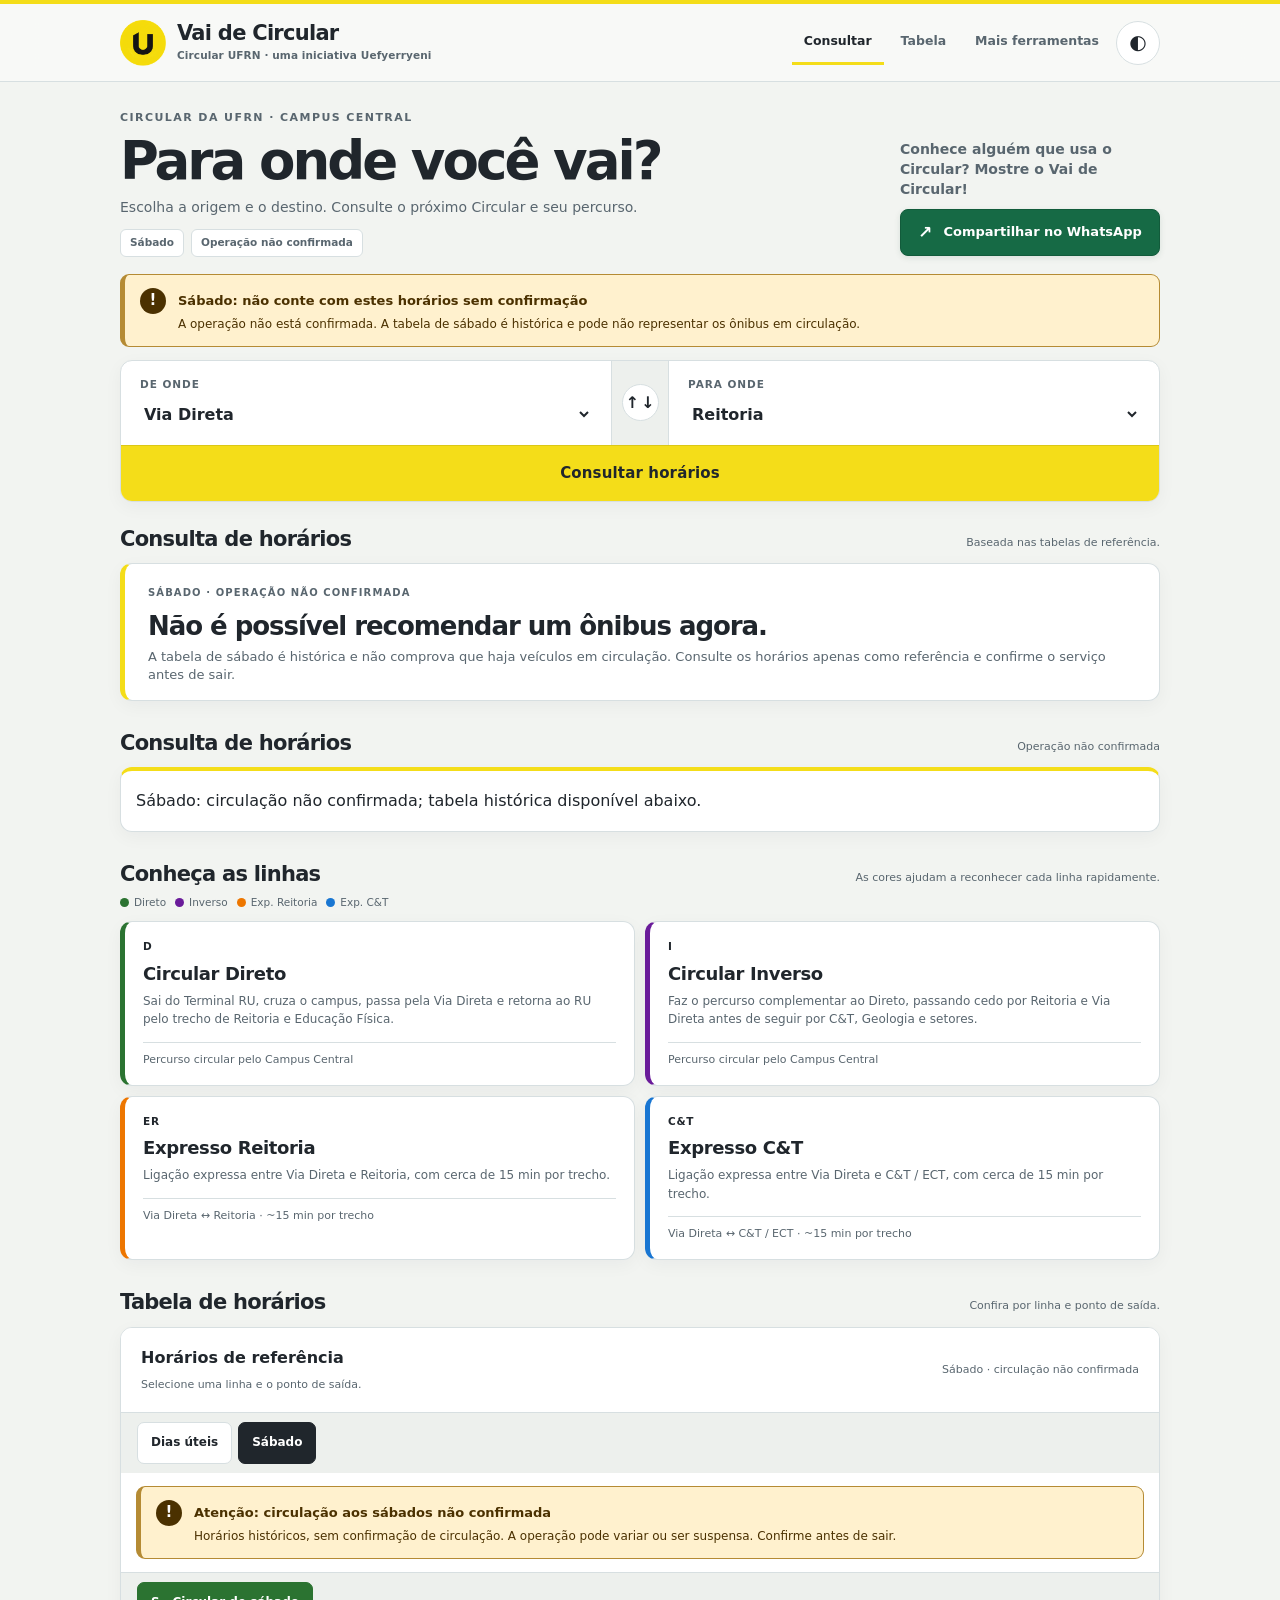
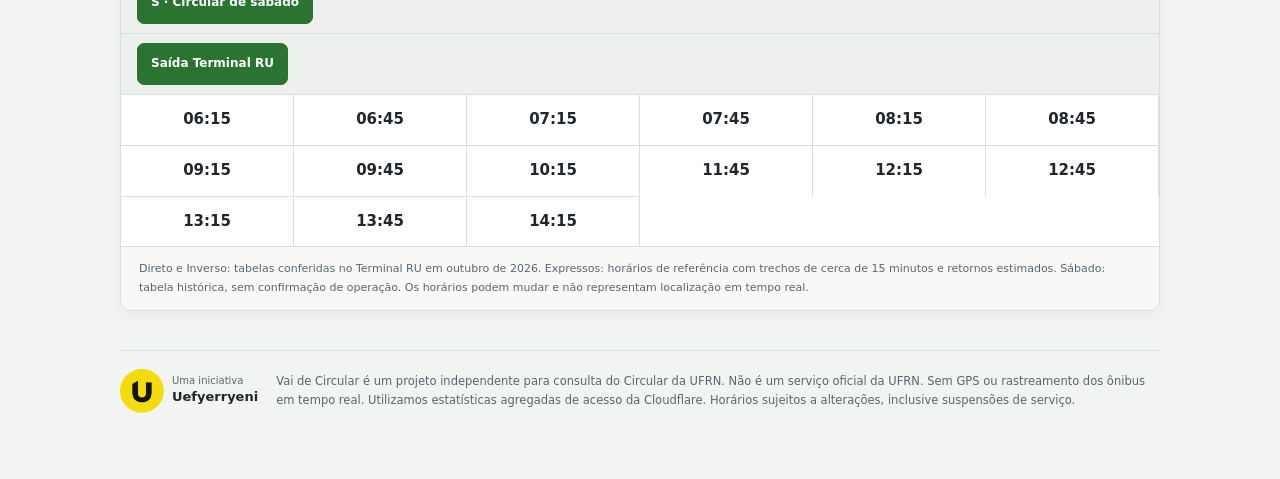
<file: index.html>
<!doctype html><html lang="pt-BR"><head><meta charset="utf-8"><meta name="viewport" content="width=device-width,initial-scale=1,viewport-fit=cover"><meta name="theme-color" content="#f4dd19"><meta name="description" content="Horários, rotas e estimativas do Circular da UFRN para consulta rápida no navegador."><title>Vai de Circular — Horários e rotas do Circular UFRN</title><meta property="og:type" content="website"><meta property="og:locale" content="pt_BR"><meta property="og:title" content="Vai de Circular — Horários e rotas do Circular UFRN"><meta property="og:description" content="Consulte linhas, horários de referência e trajetos estimados do Circular da UFRN. Projeto independente, gratuito e sem rastreamento em tempo real."><meta property="og:url" content="https://uefyerryeni.github.io/vai-de-circular/"><meta name="twitter:card" content="summary"><link rel="canonical" href="https://uefyerryeni.github.io/vai-de-circular/"><link rel="stylesheet" href="swiss.css?v=4"></head><body>
<header class="topbar"><div class="wrap"><a class="brand" href="#" aria-label="Vai de Circular — início"><img class="uefy-logo" src="assets/uefyerryeni-u.png?v=17" alt=""><span class="brandtext"><strong>Vai de Circular</strong><span>Circular UFRN · uma iniciativa Uefyerryeni</span></span></a><nav class="nav"><a href="#consulta" aria-current="page">Consultar</a><a href="#horarios">Tabela</a><a href="extras.html">Mais ferramentas</a><button class="theme-toggle" id="themeToggle" type="button" aria-label="Alternar tema">◐</button></nav></div></header>
<main>
<section class="hero" id="consulta"><div class="wrap"><div class="hero-head"><div class="hero-copy"><div class="eyebrow">Circular da UFRN · Campus Central</div><h1>Para onde você vai?</h1><p>Escolha a origem e o destino. Consulte o próximo Circular e seu percurso.</p><div class="status-strip"><span id="serviceBadge">Dias úteis</span><span id="serviceMeta">Direto e Inverso conferidos · out/2026</span></div></div><div class="hero-share-group"><p class="hero-share-invite">Conhece alguém que usa o Circular? Mostre o Vai de Circular!</p><a class="hero-share" href="https://wa.me/?text=Conhe%C3%A7a%20o%20Vai%20de%20Circular!%20Consulte%20hor%C3%A1rios%20de%20refer%C3%AAncia%20e%20trajetos%20do%20Circular%20da%20UFRN%20sem%20instalar%20nada%3A%20https%3A%2F%2Fuefyerryeni.github.io%2Fvai-de-circular%2F" target="_blank" rel="noopener noreferrer" aria-label="Compartilhar o Vai de Circular no WhatsApp"><span class="hero-share-icon" aria-hidden="true">↗</span><span>Compartilhar no WhatsApp</span></a></div></div><div id="saturdayNotice" hidden><div class="service-alert" role="alert"><span class="alert-icon" aria-hidden="true">!</span><div><strong>Sábado: não conte com estes horários sem confirmação</strong><p>A operação não está confirmada. A tabela de sábado é histórica e pode não representar os ônibus em circulação.</p></div></div></div><div class="planner card"><div class="field"><label for="origin">De onde</label><select id="origin"></select></div><button class="swap" id="swapBtn" type="button" aria-label="Inverter origem e destino"><span class="swap-icon" aria-hidden="true"><span>↑</span><span>↓</span></span></button><div class="field"><label for="dest">Para onde</label><select id="dest"></select></div><button class="go" id="findBtn" type="button">Consultar horários</button></div></div></section>

<section class="section" id="resultado"><div class="wrap"><div class="section-head"><h2 id="bestHeading">Melhor opção estimada</h2><p>Baseada nas tabelas de referência.</p></div><div class="best-card card" id="bestCard" aria-live="polite"></div></div></section>
<section class="section route-section"><div class="wrap"><div class="section-head"><h2>Percurso</h2><p>Os horários das paradas são estimados e podem variar.</p></div><div class="route-card card" id="routeCard"></div></div></section>
<section class="section"><div class="wrap"><div class="section-head"><h2 id="departuresHeading">Próximos horários</h2><p id="departureContext">Passagens na parada de origem selecionada.</p></div><div class="departures" id="departures"></div></div></section>
<section class="section vdc-secondary-section" id="linhas"><div class="wrap"><div class="section-head"><div><h2>Conheça as linhas</h2><div class="line-key"><span style="--c:var(--d)"><i></i>Direto</span><span style="--c:var(--i)"><i></i>Inverso</span><span style="--c:var(--er)"><i></i>Exp. Reitoria</span><span style="--c:var(--ect)"><i></i>Exp. C&T</span></div></div><p>As cores ajudam a reconhecer cada linha rapidamente.</p></div><div class="lines" id="lineCards"></div></div></section>
<section class="section" id="horarios"><div class="wrap"><div class="section-head"><h2>Tabela de horários</h2><p>Confira por linha e ponto de saída.</p></div><div class="schedule card"><div class="schedule-intro"><div><h3>Horários de referência</h3><span>Selecione uma linha e o ponto de saída.</span></div><span id="scheduleStatus">Direto e Inverso conferidos · out/2026</span></div><div class="day-tabs" id="dayTabs"></div><div id="scheduleSaturdayNotice" hidden><div class="service-alert" role="alert"><span class="alert-icon" aria-hidden="true">!</span><div><strong>Atenção: circulação aos sábados não confirmada</strong><p>Horários históricos, sem confirmação de circulação. A operação pode variar ou ser suspensa. Confirme antes de sair.</p></div></div></div><div class="schedule-tabs" id="scheduleTabs"></div><div class="schedule-toolbar" id="terminalTabs"></div><div class="times-grid" id="timesGrid"></div><div class="schedule-foot">Direto e Inverso: tabelas conferidas no Terminal RU em outubro de 2026. Expressos: horários de referência com trechos de cerca de 15 minutos e retornos estimados. Sábado: tabela histórica, sem confirmação de operação. Os horários podem mudar e não representam localização em tempo real.</div></div></div></section>
<section class="about vdc-secondary-section" id="sobre"><div class="wrap"><div class="about-line"><a class="initiative-card" href="https://uefyerryeni.github.io/" target="_blank" rel="noopener"><img class="uefy-logo" src="assets/uefyerryeni-u.png?v=17" alt="Marca Uefyerryeni"><span><small>Uma iniciativa</small><strong>Uefyerryeni</strong></span></a><span class="about-copy">Vai de Circular é um projeto independente para consulta do Circular da UFRN. Não é um serviço oficial da UFRN. Sem GPS ou rastreamento dos ônibus em tempo real. Utilizamos estatísticas agregadas de acesso da Cloudflare. Horários sujeitos a alterações, inclusive suspensões de serviço.</span></div></div></section>
</main><button class="to-top" id="toTop" type="button" aria-label="Voltar ao início">↑</button><script src="app-data.js?v=23"></script><script src="vdc-core.js?v=2"></script><script src="app.js?v=33"></script><!-- Cloudflare Web Analytics --><script type='module' src='https://static.cloudflareinsights.com/beacon.min.js' data-cf-beacon='{"token": "b531a91ec423469a888a68a8ced8cb01"}'></script><!-- End Cloudflare Web Analytics -->
</body></html>
</file>
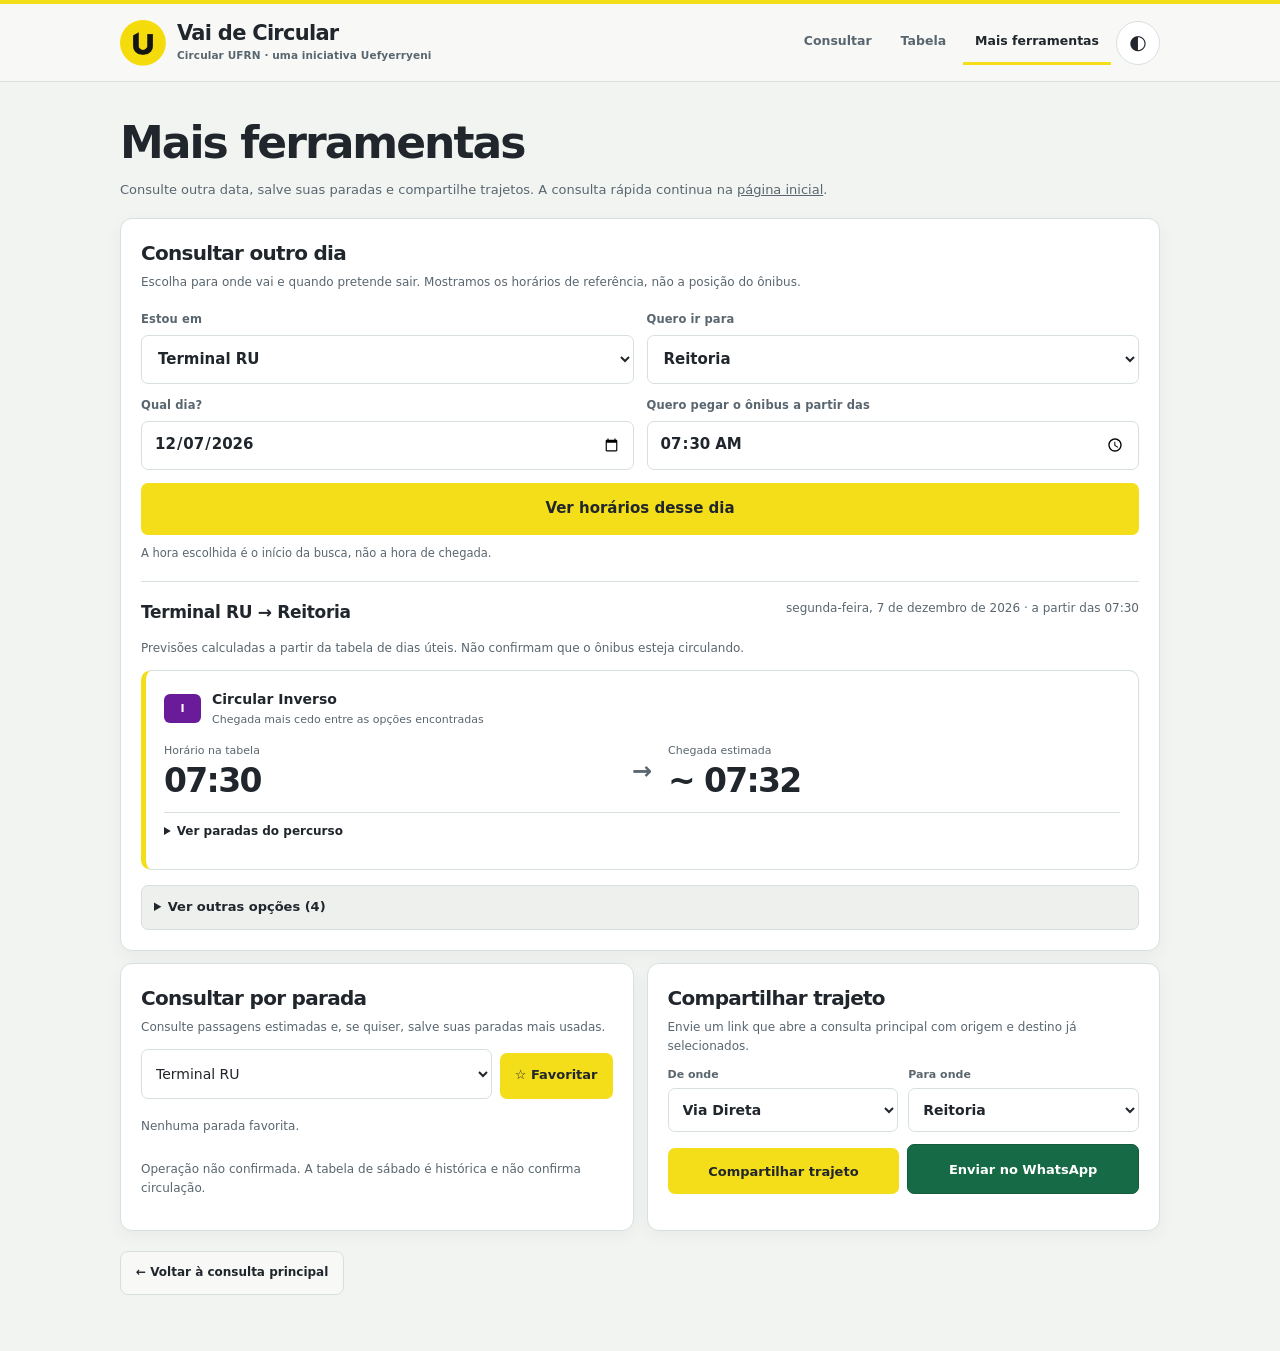
<file: extras.html>
<!doctype html>
<html lang="pt-BR"><head><meta charset="utf-8"><meta name="viewport" content="width=device-width,initial-scale=1,viewport-fit=cover"><meta name="theme-color" content="#f4dd19"><meta name="description" content="Ferramentas complementares do Vai de Circular: planejar outra data, salvar paradas, consultar estimativas e compartilhar trajetos."><title>Mais ferramentas — Vai de Circular</title><link rel="stylesheet" href="swiss.css?v=5">
</head><body>
<header class="topbar"><div class="wrap"><a class="brand" href="./" aria-label="Vai de Circular — início"><img class="uefy-logo" src="assets/uefyerryeni-u.png?v=17" alt=""><span class="brandtext"><strong>Vai de Circular</strong><span>Circular UFRN · uma iniciativa Uefyerryeni</span></span></a><nav class="nav"><a href="./">Consultar</a><a href="./#horarios">Tabela</a><a href="extras.html" aria-current="page">Mais ferramentas</a><button class="theme-toggle" id="themeToggle" type="button" aria-label="Alternar tema">◐</button></nav></div></header>
<main class="extras-page"><div class="wrap"><div class="intro"><h1>Mais ferramentas</h1><p>Consulte outra data, salve suas paradas e compartilhe trajetos. A consulta rápida continua na <a href="./">página inicial</a>.</p></div><div id="vdc-future" aria-label="Consulta de outra data"></div><div id="vdc-extras" aria-label="Ferramentas adicionais"></div><a class="secondary" href="./">← Voltar à consulta principal</a></div></main>
<button class="to-top" id="toTop" type="button" aria-label="Voltar ao início">↑</button>
<script src="app-data.js?v=23"></script><script src="vdc-core.js?v=2"></script><script>
(function(){
 const t=document.querySelector('#themeToggle'),top=document.querySelector('#toTop');
 let dark=false;try{dark=(localStorage.getItem('vai-de-circular-theme')||localStorage.getItem('vai-circular-theme'))==='dark'}catch{}
 const sync=()=>{document.body.classList.toggle('dark',dark);t.textContent=dark?'☀':'◐';t.setAttribute('aria-label',dark?'Ativar modo claro':'Ativar modo escuro');t.setAttribute('aria-pressed',String(dark))};
 t.onclick=()=>{dark=!dark;try{localStorage.setItem('vai-de-circular-theme',dark?'dark':'light')}catch{}sync()};
 sync();addEventListener('scroll',()=>top.classList.toggle('show',scrollY>420),{passive:true});
 top.onclick=()=>scrollTo({top:0,behavior:'smooth'});
})();
</script><script>window.VDC_FEATURES={favorites:true,stopDepartures:true,serviceStatus:false,sharing:true,futurePlanner:true};</script><script src="vdc-modules.js?v=3"></script><script src="vdc-future.js?v=4"></script>
<!-- Cloudflare Web Analytics --><script type='module' src='https://static.cloudflareinsights.com/beacon.min.js' data-cf-beacon='{"token": "b531a91ec423469a888a68a8ced8cb01"}'></script><!-- End Cloudflare Web Analytics -->
</body></html>
</file>
<file: swiss.css>
/* UEFY / Vai de Circular — Swiss Transit Design System v1.3
   Fonte única de estilos. Navegação translúcida; conteúdo sempre sólido e legível. */
:root{
 --yellow:#f4dd19;--text:#20262c;--muted:#59666f;--bg:#f2f4f1;--surface:#fff;--rule:#d7dfe1;
 --soft:#edf0ed;--raised:#f8f9f7;--shadow:0 5px 18px rgba(18,32,41,.045);
 --d:#2b7331;--i:#6a1b9a;--er:#ed7600;--ect:#1976d2;
 --radius:12px;--max:1040px;
 color-scheme:light;
}
body.dark{
 --text:#eff3f5;--muted:#b9c6cc;--bg:#12181b;--surface:#20272b;--rule:#43515a;
 --soft:#182126;--raised:#263037;--shadow:0 6px 24px rgba(0,0,0,.14);
 color-scheme:dark;
}
*{box-sizing:border-box}
html{scroll-behavior:smooth;scroll-padding-top:126px}
body{margin:0;color:var(--text);background:var(--bg);font-family:Inter,system-ui,-apple-system,"Segoe UI",Roboto,Arial,sans-serif;line-height:1.45;min-height:100vh}
button,select,input{font:inherit}
button{cursor:pointer}
button:disabled{cursor:not-allowed;opacity:.6}
a{color:inherit}
button:focus-visible,a:focus-visible,select:focus-visible,input:focus-visible{outline:3px solid #ccae00;outline-offset:3px}
body.dark button:focus-visible,body.dark a:focus-visible,body.dark select:focus-visible,body.dark input:focus-visible{outline-color:var(--yellow)}
.wrap{width:min(var(--max),calc(100% - 40px));margin:0 auto}
.card{background:var(--surface);border:1px solid var(--rule);border-radius:var(--radius);box-shadow:var(--shadow)}
.topbar{position:sticky;top:0;z-index:40;background:rgba(249,250,248,.91);-webkit-backdrop-filter:blur(16px);backdrop-filter:blur(16px);border-top:4px solid var(--yellow);border-bottom:1px solid var(--rule)}
body.dark .topbar{background:rgba(21,28,32,.94)}
.topbar .wrap{min-height:77px;display:flex;align-items:center;gap:20px}
.brand{display:flex;align-items:center;gap:11px;text-decoration:none;min-width:0}
.uefy-logo{width:46px;height:46px;object-fit:contain;flex:0 0 46px}
.brandtext{min-width:0}
.brandtext strong{display:block;font-size:21px;font-weight:850;letter-spacing:-.035em;line-height:1.1}
.brandtext span{display:block;color:var(--muted);font-weight:650;font-size:10.5px;letter-spacing:.01em;margin-top:3px}
.nav{margin-left:auto;display:flex;align-items:center;gap:5px}
.nav a{display:flex;align-items:center;justify-content:center;text-decoration:none;color:var(--muted);font-size:12.5px;font-weight:750;white-space:nowrap;padding:11px 12px;min-height:44px;border-bottom:3px solid transparent}
.nav a:hover,.nav a[aria-current=page]{color:var(--text);border-bottom-color:var(--yellow)}
.theme-toggle{width:44px;height:44px;flex:0 0 44px;border:1px solid var(--rule);background:var(--surface);color:var(--text);border-radius:50%;font-size:20px;display:grid;place-items:center}
.theme-toggle:hover{background:var(--raised)}
.hero{padding:28px 0 10px}
.hero-copy{margin-bottom:17px;max-width:750px}
.eyebrow{font-size:11px;text-transform:uppercase;font-weight:850;letter-spacing:.13em;color:var(--muted)}
.hero h1{font-size:clamp(33px,5vw,53px);font-weight:850;letter-spacing:-.055em;line-height:1.06;margin:7px 0 8px}
.hero p{margin:0;font-size:14px;color:var(--muted)}
.status-strip{margin-top:12px;display:flex;align-items:center;flex-wrap:wrap;gap:7px}
.status-strip span{font-size:10.5px;font-weight:700;color:var(--muted);border:1px solid var(--rule);padding:5px 9px;border-radius:6px;background:var(--surface)}
.planner{display:grid;grid-template-columns:minmax(0,1fr) 58px minmax(0,1fr);align-items:stretch;overflow:visible}
.planner .field{min-width:0;padding:16px 19px}
.planner .field:first-child{grid-column:1;grid-row:1}
.planner .field:nth-of-type(2){grid-column:3;grid-row:1}
.field label{display:block;font-size:10.5px;text-transform:uppercase;font-weight:850;letter-spacing:.09em;color:var(--muted);margin-bottom:8px}
.field select{width:100%;max-width:100%;font-size:16px;font-weight:700;border:0;background:transparent;color:var(--text);padding:4px 0}
.swap{grid-column:2;grid-row:1;border:0;border-inline:1px solid var(--rule);background:var(--soft);color:var(--text);display:grid;place-items:center;padding:0}
.swap-icon{display:flex;align-items:center;justify-content:center;gap:2px;width:37px;height:37px;border-radius:50%;border:1px solid var(--rule);background:var(--surface);font-size:16px;font-weight:850}
.swap-icon span{line-height:1}
.go,.planner .go{grid-column:1/-1;grid-row:2;min-height:56px;width:100%;background:var(--yellow);color:#20262c;border:0;border-top:1px solid rgba(0,0,0,.1);font-weight:850;font-size:15px;letter-spacing:.01em;border-radius:0 0 11px 11px}
.go:hover,.vdc-future-go:hover,.vdc-action:hover{filter:brightness(.96)}
body.dark .go,body.dark .planner .go{color:#20262c}
.section{padding:15px 0}
.section-head{display:flex;align-items:baseline;justify-content:space-between;flex-wrap:wrap;gap:8px 18px;margin-bottom:11px}
.section-head h2{font-size:21px;font-weight:850;letter-spacing:-.035em;line-height:1.2;margin:0}
.section-head p{margin:0;font-size:11px;color:var(--muted)}
.best-card{--best-color:var(--yellow);--best-soft:var(--raised);--best-soft-dark:var(--raised);border-left:5px solid var(--best-color);background:var(--surface);overflow:hidden}
.best-top{padding:22px 23px 15px;display:grid;grid-template-columns:minmax(0,1fr) auto;gap:16px;align-items:center}
.result-kicker{font-size:10px;letter-spacing:.11em;font-weight:850;text-transform:uppercase;color:var(--muted);margin-bottom:11px}
.line-row{display:flex;align-items:center;gap:13px}
.line-chip,.alt-badge{background:var(--c);color:#fff;display:grid;place-items:center;font-weight:850;flex-shrink:0}
.line-chip{width:51px;height:51px;font-size:11px;border-radius:7px}
.alt-badge{width:34px;height:34px;font-size:10px;border-radius:5px}
.line-chip.er,.alt-badge.er{color:#20262c}
.result-title{margin:0;font-size:clamp(19px,2.6vw,26px);font-weight:850;letter-spacing:-.04em;line-height:1.15}
.route-name{color:var(--muted);font-size:13px;margin-top:6px}
.eta{text-align:right}
.eta strong{display:block;font-size:clamp(24px,3vw,37px);font-variant-numeric:tabular-nums;letter-spacing:-.05em;line-height:1.15}
.eta span{display:block;color:var(--muted);font-size:11px;max-width:245px;margin-top:4px}
.action-row{display:flex;flex-wrap:wrap;gap:8px;padding:0 23px 19px}
.secondary{display:inline-flex;align-items:center;justify-content:center;padding:10px 15px;border:1px solid var(--rule);background:var(--raised);color:var(--text);min-height:44px;border-radius:8px;font-weight:750;font-size:12px;text-decoration:none}
.secondary:hover{border-color:var(--muted)}
.alternatives{display:none;padding:0 22px 16px}
.alternatives.show{display:block}
.alt-item{width:100%;display:grid;grid-template-columns:auto minmax(0,1fr) auto;gap:11px;align-items:center;text-align:left;background:var(--raised);color:var(--text);border:1px solid var(--rule);border-radius:8px;margin-top:8px;padding:10px}
.alt-item b{font-size:12.5px}
.alt-item small{display:block;font-size:11px;color:var(--muted);line-height:1.4}
.alt-time{text-align:right;font-size:12px;font-weight:750}
.route-card{padding:19px 22px}
.route-summary{display:flex;align-items:center;gap:10px;margin-bottom:14px}
.route-summary .line-chip{width:35px;height:35px;font-size:10px}
.route-summary b{font-size:14px}
.route-summary span:not(.line-chip){color:var(--muted);font-size:11px}
.timeline{position:relative}
.stop{display:grid;grid-template-columns:22px minmax(0,1fr) auto;gap:9px;min-height:49px;position:relative;align-items:start}
.stop:before{content:"";position:absolute;width:2px;background:var(--c);left:6px;top:13px;bottom:-4px}
.stop:last-child:before{display:none}
.node{width:14px;height:14px;margin-top:4px;border-radius:50%;border:3px solid var(--c);background:var(--surface);position:relative;z-index:1}
.stop.major .node{background:var(--c)}
.stop b{font-size:12.5px}
.stop small{display:block;color:var(--muted);font-size:11px}
.stop time{font-size:12px;font-weight:750;color:var(--text);font-variant-numeric:tabular-nums}
.estimate-note{font-size:11.5px;color:var(--muted);line-height:1.55;margin-top:5px;padding-top:12px;border-top:1px solid var(--rule)}
.departures{display:grid;grid-template-columns:repeat(4,minmax(0,1fr));gap:10px}
.departure{min-height:113px;padding:17px 15px;border-top:4px solid var(--c,var(--yellow))}
.departure .code{font-size:11px;font-weight:850;color:var(--text)}
.departure time{display:block;font-size:30px;font-weight:850;letter-spacing:-.05em;font-variant-numeric:tabular-nums;margin:5px 0}
.departure span{display:block;font-weight:700;font-size:12px}
.departure small{display:block;color:var(--muted);font-size:10.5px;margin-top:4px}
.departure-empty{grid-column:1/-1;min-height:0;line-height:1.6}
.lines{display:grid;grid-template-columns:repeat(2,minmax(0,1fr));gap:10px}
.line-key{display:flex;flex-wrap:wrap;gap:9px;margin-top:8px}
.line-key span{display:flex;align-items:center;gap:5px;font-size:10.5px;color:var(--muted)}
.line-key i{width:9px;height:9px;display:inline-block;background:var(--c);border-radius:50%}
.line-card{padding:17px 18px;border-left:5px solid var(--c)}
.line-card .line-code{font-size:10.5px;font-weight:850;letter-spacing:.07em}
.line-card h3{margin:6px 0 5px;font-size:18px;font-weight:850;letter-spacing:-.02em}
.line-card p{margin:0;font-size:12px;color:var(--muted);line-height:1.55}
.line-note{border-top:1px solid var(--rule);padding-top:9px;margin-top:13px;font-size:11px;color:var(--muted)}
.schedule{overflow:hidden;--schedule-color:var(--d)}
.schedule-intro{display:flex;align-items:center;justify-content:space-between;gap:14px;padding:18px 20px;background:var(--surface)}
.schedule-intro h3{margin:0 0 2px;font-size:16px}
.schedule-intro span{font-size:11px;color:var(--muted)}
.day-tabs,.schedule-tabs,.schedule-toolbar{display:flex;align-items:center;gap:6px;padding:9px 16px;overflow-x:auto;scrollbar-width:thin;border-top:1px solid var(--rule);background:var(--soft)}
.day-tabs button,.schedule-tabs button,.schedule-toolbar button{flex:0 0 auto;min-height:42px;padding:8px 13px;border:1px solid var(--rule);background:var(--surface);color:var(--text);font-weight:750;font-size:12px;border-radius:7px}
.day-tabs button.active{background:var(--text);color:var(--surface);border-color:var(--text)}
.schedule-tabs button.active,.schedule-toolbar button.active{background:var(--schedule-color);color:#fff;border-color:var(--schedule-color)}
.schedule[data-line="ER"] .schedule-tabs button.active,.schedule[data-line="ER"] .schedule-toolbar button.active{color:#20262c}
.times-grid{display:grid;grid-template-columns:repeat(6,minmax(0,1fr));background:var(--surface)}
.time{padding:14px 5px;text-align:center;font-variant-numeric:tabular-nums;font-size:15px;font-weight:750;border-top:1px solid var(--rule);border-right:1px solid var(--rule)}
.time.next{background:var(--schedule-color);color:#fff;font-weight:850}
.schedule[data-line="ER"] .time.next{color:#20262c}
.time-empty{grid-column:1/-1;text-align:left;padding:18px}
.schedule-foot{padding:13px 18px;background:var(--raised);border-top:1px solid var(--rule);font-size:11px;color:var(--muted);line-height:1.65}
.about{padding:24px 0 66px}
.about-line{display:flex;align-items:center;gap:18px;border-top:1px solid var(--rule);padding-top:18px}
.initiative-card{display:flex;align-items:center;gap:8px;text-decoration:none;flex-shrink:0}
.initiative-card .uefy-logo{width:44px;height:44px;flex-basis:44px}
.initiative-card small{display:block;font-size:10px;color:var(--muted)}
.initiative-card strong{display:block;font-size:13px}
.about-copy{font-size:11.5px;line-height:1.6;color:var(--muted)}
.to-top{position:fixed;bottom:23px;right:23px;z-index:45;width:46px;height:46px;background:var(--yellow);color:#20262c;border:1px solid rgba(0,0,0,.2);box-shadow:var(--shadow);border-radius:50%;font-size:25px;font-weight:850;display:none;place-items:center}
.to-top.show{display:grid}
.service-alert{display:flex;gap:12px;align-items:start;padding:13px 15px;border:1px solid #b58b34;border-left:5px solid #b58b34;background:#fff1ce;color:#4b3100;border-radius:9px;margin:13px 0}
.service-alert[hidden],#saturdayNotice[hidden],#scheduleSaturdayNotice[hidden]{display:none}
.service-alert .alert-icon{background:#4b3100;color:#fff;border-radius:50%;flex:0 0 26px;width:26px;height:26px;display:grid;place-items:center;font-size:15px;font-weight:900}
.service-alert strong{font-size:13px;line-height:1.4}
.service-alert p{font-size:12px;line-height:1.5;margin:4px 0 0;color:inherit}
#scheduleSaturdayNotice{padding:0 15px}
body.dark .service-alert{background:#3b2b16;border-color:#caa456;color:#ffe7ae}
body.dark .service-alert .alert-icon{background:var(--yellow);color:#20262c}
#consulta,#resultado,#horarios,#linhas{scroll-margin-top:115px}
/* Página complementar: sem contaminar a consulta principal */
.extras-page{padding:29px 0 56px}
.extras-page .intro{margin-bottom:18px}
.extras-page .intro h1{font-size:clamp(30px,5vw,44px);font-weight:850;letter-spacing:-.045em;margin:0 0 6px}
.extras-page .intro p{font-size:13px;color:var(--muted);margin:0}
#vdc-extras{display:grid;grid-template-columns:repeat(2,minmax(0,1fr));gap:13px;margin:12px 0 20px}
.vdc-module,.vdc-future{min-width:0;background:var(--surface);border:1px solid var(--rule);border-radius:var(--radius);padding:20px;box-shadow:var(--shadow)}
.vdc-module h2,.vdc-future h2{font-size:20px;font-weight:850;letter-spacing:-.035em;margin:0 0 5px}
.vdc-module-description,.vdc-future-sub,.vdc-small{font-size:12px;color:var(--muted);line-height:1.55;margin:5px 0 12px}
.vdc-controls{display:flex;align-items:stretch;gap:8px;flex-wrap:wrap}
.vdc-select,.vdc-future-field select,.vdc-future-field input{min-width:0;width:100%;min-height:44px;border:1px solid var(--rule);background:var(--surface);color:var(--text);border-radius:7px;padding:10px;font-size:14px}
.vdc-controls .vdc-select{flex:1 1 200px}
.vdc-action,.vdc-future-go{background:var(--yellow);color:#20262c;min-height:46px;font-weight:850;font-size:13px;border:0;border-radius:7px;padding:10px 15px}
.vdc-favorites{display:flex;gap:7px;flex-wrap:wrap;margin:13px 0}
.vdc-favorite{background:var(--raised);color:var(--text);padding:9px 10px;border:1px solid var(--rule);min-height:42px;border-radius:7px;font-size:11px;font-weight:750}
.vdc-favorite[aria-pressed=true]{box-shadow:inset 0 0 0 2px var(--yellow)}
.vdc-passage{display:flex;gap:9px;align-items:center;padding:10px 0;border-top:1px solid var(--rule);font-size:12px}
.vdc-passage-time{margin-left:auto;font-size:16px;font-variant-numeric:tabular-nums;font-weight:850}
.vdc-line-tag,.vdc-future-chip{min-width:37px;text-align:center;padding:7px 6px;color:#fff;border-radius:6px;background:var(--d);font-size:11px;font-weight:850}
.vdc-line-tag[data-line=I],.vdc-future-chip[data-line=I]{background:var(--i)}
.vdc-line-tag[data-line=ECT],.vdc-future-chip[data-line=ECT]{background:var(--ect)}
.vdc-line-tag[data-line=ER],.vdc-future-chip[data-line=ER]{background:var(--er);color:#20262c}
.vdc-share-fields{display:grid;grid-template-columns:repeat(2,minmax(0,1fr));gap:10px;margin:12px 0}
.vdc-share-field{display:grid;gap:5px;font-size:11px;font-weight:750;color:var(--muted)}
.vdc-share-field select{color:var(--text)}
.vdc-future-form{display:grid;grid-template-columns:repeat(4,minmax(0,1fr));gap:11px;align-items:end}
.vdc-future-field{display:grid;gap:7px;min-width:0;font-size:11px;font-weight:800;color:var(--muted)}
.vdc-future-go{grid-column:1/-1}
.vdc-future-result{margin-top:15px}
.vdc-future-alert{background:var(--raised);border-left:4px solid #ad8420;border-radius:6px;padding:11px 13px;font-size:12px;color:var(--text);line-height:1.6}
.vdc-future-note{font-size:12px;color:var(--muted)}
.vdc-future-trip{padding:12px;border-top:1px solid var(--rule);margin-top:9px}
.vdc-future-trip-head{display:flex;gap:11px;align-items:center;font-size:12px}
.vdc-future-trip-times{font-size:17px;font-weight:850;font-variant-numeric:tabular-nums;margin:8px 0}
.vdc-future-trip-route{font-size:12px;color:var(--muted);line-height:1.55;margin:0}
.vdc-module .vdc-action{margin-top:4px}
body.dark .go,body.dark .vdc-action,body.dark .vdc-future-go,body.dark .to-top{color:#20262c}
@media(max-width:860px){
 .wrap{width:min(var(--max),calc(100% - 28px))}
 .departures{grid-template-columns:repeat(2,minmax(0,1fr))}
 .times-grid{grid-template-columns:repeat(4,minmax(0,1fr))}
 .topbar .wrap{flex-wrap:wrap;padding:9px 0 7px;gap:6px}
 .brand{flex:1 1 100%}
 .nav{margin-left:0;width:100%;justify-content:space-between}
 .nav a{font-size:12px;min-height:39px;padding:7px 9px}
 .section-head h2{font-size:20px}
 .vdc-future-form{grid-template-columns:repeat(2,minmax(0,1fr))}
}
@media(max-width:590px){
 .wrap{width:calc(100% - 24px)}
 .topbar .wrap{padding:6px 0}
 .uefy-logo{width:39px;height:39px;flex-basis:39px}
 .brandtext strong{font-size:19px}
 .brandtext span{font-size:9.5px}
 .nav{gap:2px}
 .nav a{font-size:11.5px;padding:7px 6px;min-height:38px}
 .theme-toggle{width:39px;height:39px;flex-basis:39px}
 .hero{padding-top:20px}
 .hero h1{font-size:34px}
 .hero p{font-size:13px}
 .planner{grid-template-columns:minmax(0,1fr)}
 .planner .field{padding:13px 16px}
 .planner .field:first-child{grid-column:1;grid-row:1}
 .swap{grid-column:1;grid-row:2;min-height:45px;border:0;border-block:1px solid var(--rule)}
 .swap-icon{width:35px;height:35px}
 .planner .field:nth-of-type(2){grid-column:1;grid-row:3}
 .go,.planner .go{grid-column:1;grid-row:4}
 .section{padding:12px 0}
 .section-head p{font-size:10.5px}
 .best-top{grid-template-columns:1fr;padding:17px 16px;gap:13px}
 .eta{text-align:left}
 .eta span{max-width:none}
 .action-row{padding:0 16px 15px}
 .alternatives{padding:0 14px 14px}
 .alt-item{grid-template-columns:auto minmax(0,1fr)}
 .alt-time{grid-column:2;text-align:left}
 .route-card{padding:15px}
 .lines{grid-template-columns:1fr}
 .schedule-intro{display:block;padding:15px}
 .schedule-intro>span{display:block;margin-top:6px}
 .times-grid{grid-template-columns:repeat(3,minmax(0,1fr))}
 .time{font-size:15px}
 .day-tabs,.schedule-tabs,.schedule-toolbar{padding-inline:10px}
 .about-line{align-items:start;flex-direction:column;gap:12px}
 #vdc-extras{grid-template-columns:1fr}
 .vdc-module,.vdc-future{padding:16px}
 .vdc-share-fields{grid-template-columns:1fr}
 .vdc-future-form{grid-template-columns:1fr}
 .to-top{width:42px;height:42px;right:12px;bottom:12px}
}
@media(max-width:360px){.nav a{font-size:10.5px;padding-inline:3px}.brandtext span{display:none}}
@media(prefers-reduced-motion:reduce){html{scroll-behavior:auto}*{transition:none!important;animation:none!important}}

/* Consulta de outro dia — extensão visual Swiss Transit */
.vdc-next-day{max-width:100%}
.vdc-next-day .vdc-future-sub{margin:5px 0 20px}
.vdc-next-day .vdc-future-form{grid-template-columns:repeat(2,minmax(0,1fr));gap:13px}
.vdc-next-day .vdc-future-field{font-size:11.5px;letter-spacing:.01em}
.vdc-next-day .vdc-future-field select,.vdc-next-day .vdc-future-field input{font-size:15px;font-weight:700;min-height:49px;padding:11px 12px}
.vdc-next-day .vdc-future-go{min-height:52px;font-size:15px}
.vdc-plan-hint{margin:10px 0 0;color:var(--muted);font-size:11.5px}
.vdc-next-day .vdc-future-result{border-top:1px solid var(--rule);margin-top:20px;padding-top:18px}
.vdc-plan-result-heading{display:flex;align-items:start;justify-content:space-between;gap:8px 18px;flex-wrap:wrap;margin-bottom:14px}
.vdc-plan-result-heading strong{font-size:17px;letter-spacing:-.02em}
.vdc-plan-result-heading span{font-size:12px;color:var(--muted)}
.vdc-plan-disclaimer{color:var(--muted);font-size:12px;line-height:1.5;margin:0 0 13px}
.vdc-plan-trip{background:var(--raised);border:1px solid var(--rule);border-radius:10px;padding:14px;margin:9px 0}
.vdc-plan-featured{background:var(--surface);border-left:5px solid var(--yellow);padding:18px}
.vdc-plan-trip-top{display:flex;align-items:center;gap:11px}
.vdc-plan-line-name strong{display:block;font-size:14px}
.vdc-plan-line-name small{display:block;color:var(--muted);font-size:11px;margin-top:3px}
.vdc-plan-times{display:grid;grid-template-columns:minmax(0,1fr) auto minmax(0,1fr);gap:16px;align-items:center;margin:15px 0 10px}
.vdc-plan-times div{display:grid;gap:4px;min-width:0}
.vdc-plan-times small{font-size:11px;color:var(--muted)}
.vdc-plan-times strong{font-size:clamp(24px,3.4vw,33px);letter-spacing:-.05em;font-variant-numeric:tabular-nums;line-height:1.1}
.vdc-plan-arrow{font-weight:850;font-size:24px;color:var(--muted)}
.vdc-plan-route{border-top:1px solid var(--rule);padding-top:10px;margin-top:13px}
.vdc-plan-route summary,.vdc-plan-more summary{color:var(--text);font-size:12px;font-weight:800;cursor:pointer;list-style-position:inside;min-height:28px}
.vdc-plan-route summary:focus-visible,.vdc-plan-more summary:focus-visible{outline:3px solid var(--yellow);outline-offset:3px}
.vdc-plan-stops{padding-left:25px;font-size:12px;color:var(--muted);line-height:1.7;margin:10px 0 0}
.vdc-plan-more{margin-top:15px}
.vdc-plan-more>summary{background:var(--soft);border:1px solid var(--rule);border-radius:7px;padding:12px;font-size:13px;min-height:44px}
.vdc-plan-more-list{display:grid;grid-template-columns:repeat(2,minmax(0,1fr));gap:10px;margin-top:10px}
.vdc-plan-more-list .vdc-plan-trip{margin:0}
.vdc-plan-more-list .vdc-plan-times{gap:8px}
.vdc-plan-more-list .vdc-plan-times strong{font-size:23px}
.vdc-plan-table-link{display:inline-flex;margin-top:12px;font-size:12px;font-weight:750;text-decoration:underline;text-underline-offset:3px}
@media(max-width:720px){
 .vdc-plan-more-list{grid-template-columns:1fr}
 .vdc-next-day .vdc-future-form{grid-template-columns:1fr}
 .vdc-plan-times{gap:8px}
 .vdc-plan-result-heading{display:grid;gap:4px}
}

/* Compartilhamento: ação única no espaço livre do cabeçalho de consulta. */
.hero-head{display:grid;grid-template-columns:minmax(0,1fr) auto;align-items:end;gap:18px;margin-bottom:17px}
.hero-head .hero-copy{margin-bottom:0}
.hero-share-group{display:flex;flex-direction:column;align-items:stretch;gap:9px;width:260px;max-width:100%}
.hero-share-invite{margin:0;color:var(--text);font-size:13px;font-weight:750;line-height:1.45;text-align:left}
.hero-share{display:inline-flex;align-items:center;justify-content:center;gap:11px;min-height:47px;padding:11px 16px;background:#166a45;color:#fff;border:1px solid #125b3b;border-radius:8px;font-size:13px;font-weight:800;text-decoration:none;white-space:nowrap;box-shadow:0 2px 6px rgba(14,76,48,.11);margin-bottom:1px}
.hero-share:hover{background:#105737;color:#fff}
.hero-share-icon{font-size:17px;line-height:1}
@media(max-width:720px){.hero-head{grid-template-columns:1fr;gap:11px}.hero-share-group{width:auto;max-width:320px}.hero-share{justify-self:start}}
@media(max-width:590px){.hero-share{min-height:43px;padding:9px 13px;font-size:12.5px}}

/* Mais ferramentas: ações nítidas e formulários compactos no celular. */
.vdc-share-actions{display:flex;flex-wrap:wrap;gap:8px;align-items:stretch}
.vdc-share-actions .vdc-action,.vdc-whatsapp{flex:1 1 170px;display:inline-flex;align-items:center;justify-content:center;text-align:center;min-height:46px;padding:10px 12px;font-size:13px;font-weight:800;border-radius:7px;text-decoration:none;line-height:1.35}
.vdc-whatsapp{background:#166a45;border:1px solid #125b3b;color:#fff}
.vdc-whatsapp:hover{background:#105737;color:#fff}
.vdc-whatsapp[aria-disabled=true]{opacity:.45;pointer-events:none}
@media(max-width:590px){
 .extras-page{padding:18px 0 42px}
 .extras-page .intro{margin-bottom:12px}
 .extras-page .intro p{line-height:1.5}
 #vdc-extras{gap:10px;margin:10px 0 17px}
 .vdc-module,.vdc-future{padding:15px}
 .vdc-next-day .vdc-future-sub{margin-bottom:12px}
 .vdc-next-day .vdc-future-form{grid-template-columns:repeat(2,minmax(0,1fr));gap:10px}
 .vdc-next-day .vdc-future-field:nth-child(-n+2){grid-column:1/-1}
 .vdc-next-day .vdc-future-result{margin-top:14px;padding-top:14px}
 .vdc-plan-featured{padding:14px}
 .vdc-plan-times strong{font-size:clamp(21px,6vw,29px)}
}
@media(max-width:380px){
 .vdc-next-day .vdc-future-form{grid-template-columns:1fr}
 .vdc-next-day .vdc-future-field{grid-column:1/-1}
}
</file>
